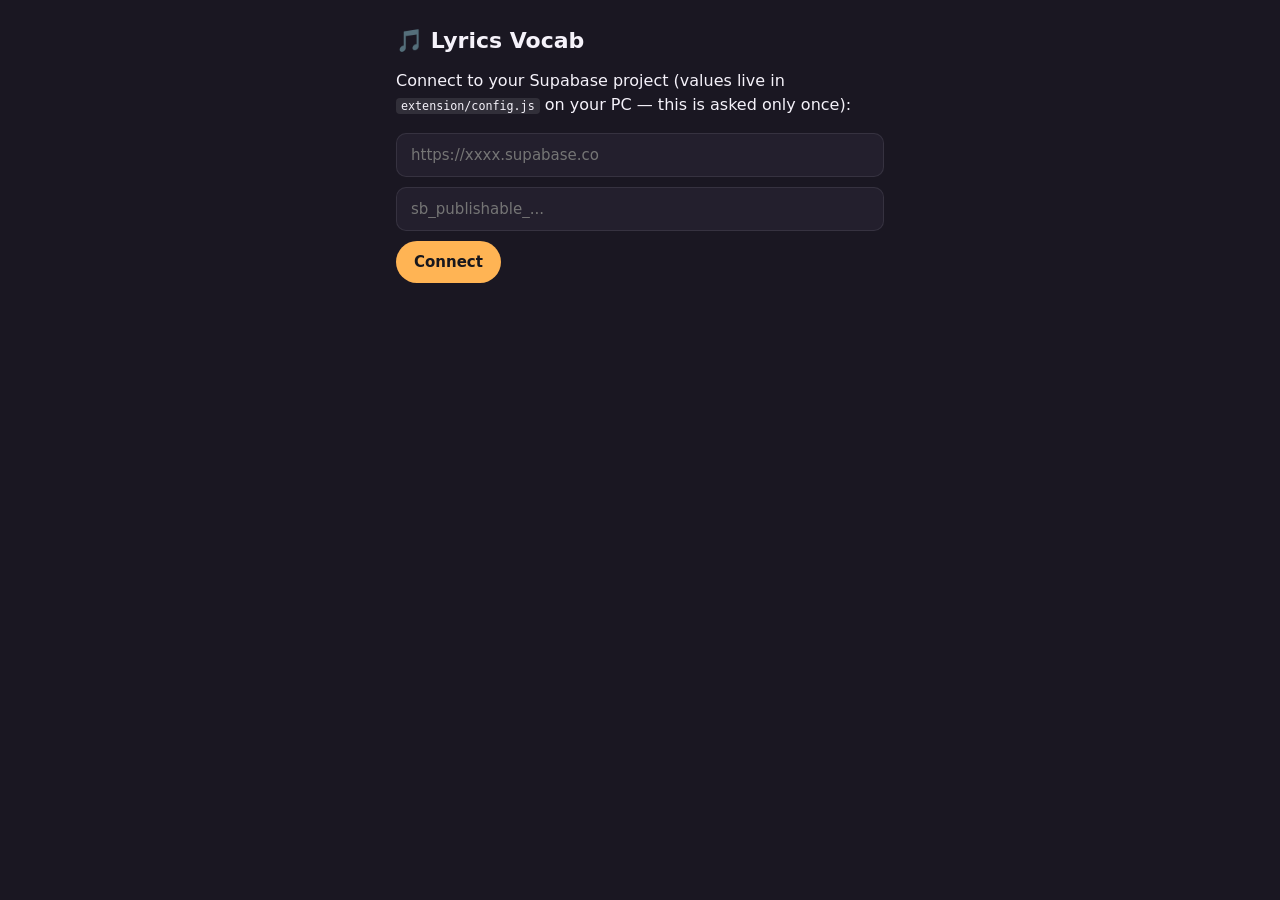
<file: index.html>
<!DOCTYPE html>
<!-- Repo root just forwards to the companion app (GitHub Pages serves the
     whole repo, so the extension modules stay reachable at ../extension/). -->
<html>
<head>
  <meta charset="utf-8" />
  <meta http-equiv="refresh" content="0; url=companion/" />
</head>
<body>
  <a href="companion/">Open the app</a>
</body>
</html>
</file>
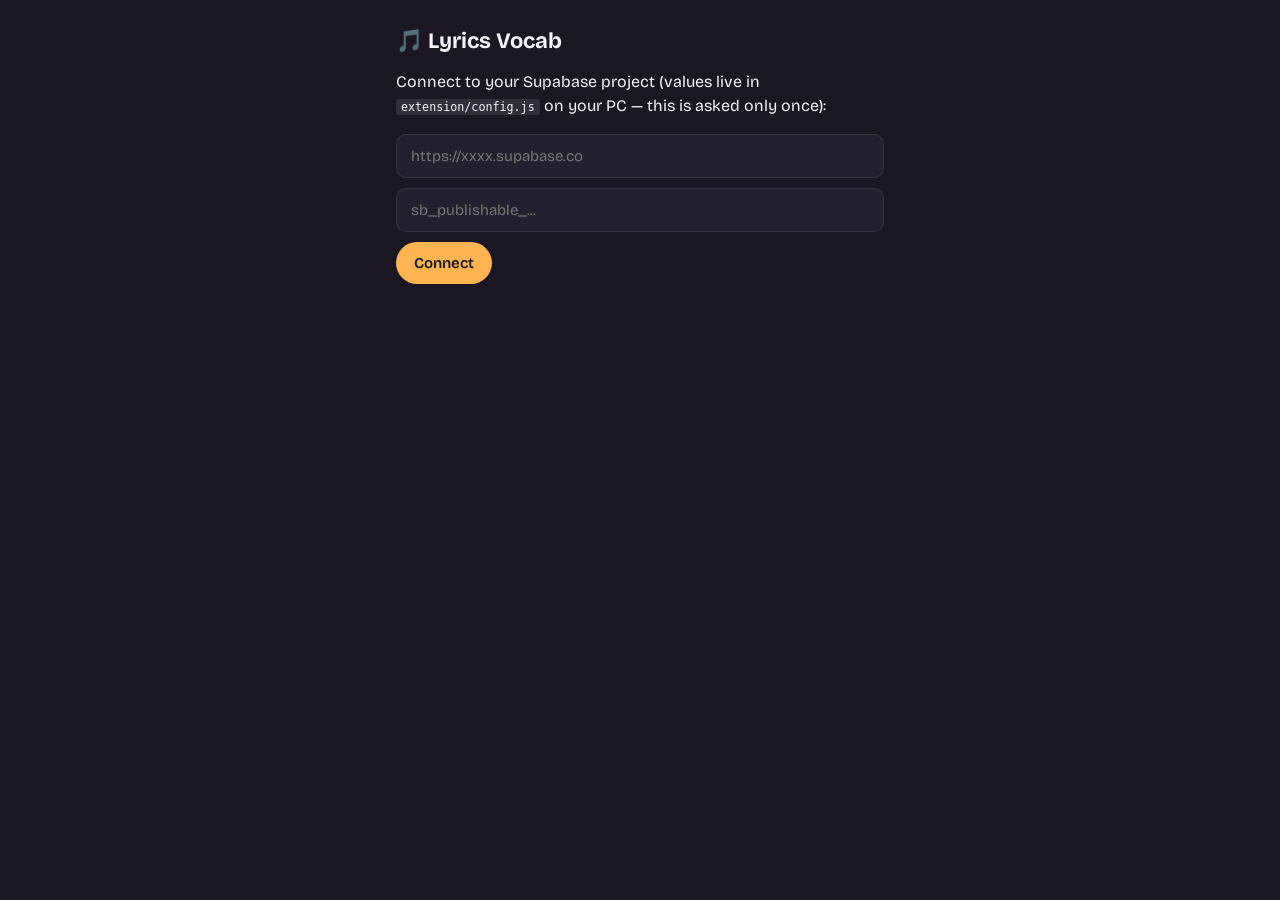
<file: companion/index.html>
<!DOCTYPE html>
<!-- companion/index.html — the phone shell.
     Reuses the extension's provider modules via relative paths (the repo is
     served whole, so ../extension/... resolves on GitHub Pages too). -->
<html lang="en">
<head>
  <meta charset="utf-8" />
  <meta name="viewport" content="width=device-width, initial-scale=1, viewport-fit=cover" />
  <meta name="theme-color" content="#1a1722" />
  <title>Lyrics Vocab</title>
  <link rel="preconnect" href="https://fonts.gstatic.com" crossorigin />
  <link href="https://fonts.googleapis.com/css2?family=Bricolage+Grotesque:opsz,wght@12..96,300..800&family=Literata:ital,wght@1,400;1,500&display=swap" rel="stylesheet" />
  <link rel="stylesheet" href="styles.css" />
</head>
<body>
  <!-- One-time setup: Supabase values are pasted here and kept in
       localStorage. They are never part of the (public) repo. -->
  <section id="setup" class="screen" hidden>
    <h1>🎵 Lyrics Vocab</h1>
    <p>Connect to your Supabase project (values live in <code>extension/config.js</code> on your PC — this is asked only once):</p>
    <input id="setup-url" type="url" placeholder="https://xxxx.supabase.co" autocomplete="off" />
    <input id="setup-key" type="text" placeholder="sb_publishable_..." autocomplete="off" />
    <button id="setup-save" class="primary">Connect</button>
    <p id="setup-status" class="status"></p>
  </section>

  <section id="app" class="screen" hidden>
    <nav>
      <button id="tab-review" class="tab active">Review</button>
      <button id="tab-search" class="tab">Search</button>
    </nav>

    <!-- Flashcards -->
    <div id="review">
      <p id="due-info" class="status"></p>
      <div id="card" hidden>
        <div id="card-word"></div>
        <div id="card-song"></div>
        <div id="card-back" hidden>
          <div id="card-trans"></div>
          <div id="card-meaning"></div>
          <div id="card-line"></div>
        </div>
        <p id="card-hint" class="status">tap the card to reveal</p>
      </div>
      <div id="grade" hidden>
        <button id="grade-no">✗ Didn't know</button>
        <button id="grade-yes" class="primary">✓ Knew it</button>
      </div>
    </div>

    <!-- Manual song search → tappable lyrics -->
    <div id="search" hidden>
      <input id="search-artist" type="text" placeholder="Artist" autocomplete="off" />
      <input id="search-title" type="text" placeholder="Song title" autocomplete="off" />
      <button id="search-go" class="primary">Find lyrics</button>
      <p id="search-status" class="status"></p>
      <div id="search-lyrics"></div>
    </div>
  </section>

  <!-- Tapped-word bottom sheet -->
  <div id="sheet" hidden>
    <div id="sheet-word"></div>
    <div id="sheet-trans"></div>
    <div id="sheet-defs"></div>
    <div class="sheet-row">
      <button id="sheet-save" class="primary">★ Save word</button>
      <button id="sheet-close">Close</button>
    </div>
  </div>

  <script src="../extension/lyricsProvider.js"></script>
  <script src="../extension/meaningProvider.js"></script>
  <script src="../extension/syncProvider.js"></script>
  <script src="app.js"></script>
</body>
</html>
</file>
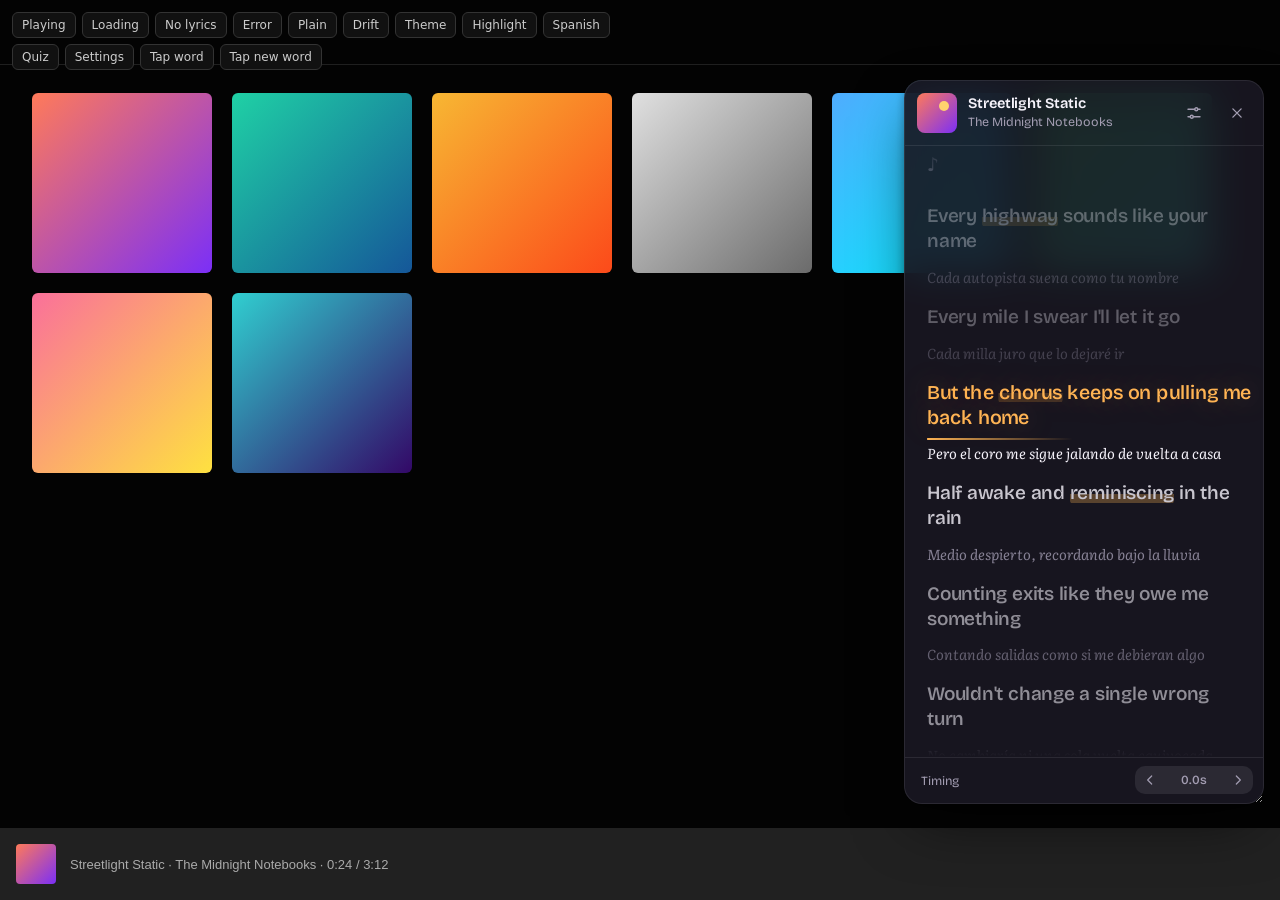
<file: dev/panel-preview.html>
<!DOCTYPE html>
<!-- dev/panel-preview.html — the real panel.css / panel.js / wordPopup.js,
     rendered over a mock YouTube Music page with stub data, so the panel can
     be designed and checked without loading the extension.
     Serve the repo root (python -m http.server) and open /dev/panel-preview.html.
     The lyrics below are placeholder lines written for this page. -->
<html lang="en">
<head>
  <meta charset="utf-8" />
  <meta name="viewport" content="width=device-width, initial-scale=1" />
  <title>Panel preview</title>
  <link rel="stylesheet" href="../extension/panel.css" />
  <style>
    /* panel.css points its fonts at chrome-extension://; outside the
       extension they load from the repo instead */
    @font-face {
      font-family: "LC Bricolage";
      src: url("../extension/fonts/BricolageGrotesque.woff2") format("woff2");
      font-weight: 200 800;
      font-stretch: 75% 100%;
    }
    @font-face {
      font-family: "LC Literata";
      src: url("../extension/fonts/LiterataItalic.woff2") format("woff2");
      font-weight: 300 700;
      font-style: italic;
    }

    /* a stand-in for YT Music: black page, covers, a player bar */
    body {
      margin: 0;
      min-height: 100vh;
      background: #030303;
      font-family: Roboto, Arial, sans-serif;
      color: #fff;
    }
    .mock-top {
      height: 64px;
      border-bottom: 1px solid #1f1f1f;
    }
    .mock-grid {
      display: grid;
      grid-template-columns: repeat(auto-fill, 180px);
      gap: 20px;
      padding: 28px 32px;
    }
    .mock-grid div {
      height: 180px;
      border-radius: 6px;
    }
    .mock-bar {
      position: fixed;
      left: 0;
      right: 0;
      bottom: 0;
      height: 72px;
      background: #212121;
      display: flex;
      align-items: center;
      gap: 14px;
      padding: 0 16px;
      font-size: 13px;
      color: #aaa;
    }
    .mock-bar i {
      width: 40px;
      height: 40px;
      border-radius: 4px;
      background: linear-gradient(135deg, #ff7a59, #7b2ff7);
    }
    #demo {
      position: fixed;
      top: 12px;
      left: 12px;
      z-index: 20000;
      display: flex;
      flex-wrap: wrap;
      gap: 6px;
      max-width: 620px;
    }
    #demo button {
      padding: 5px 9px;
      border: 1px solid #333;
      border-radius: 6px;
      background: #111;
      color: #ccc;
      font: 12px system-ui;
      cursor: pointer;
    }
  </style>
</head>
<body>
  <div class="mock-top"></div>
  <div class="mock-grid">
    <div style="background: linear-gradient(135deg, #ff7a59, #7b2ff7)"></div>
    <div style="background: linear-gradient(135deg, #1fd1a5, #155799)"></div>
    <div style="background: linear-gradient(135deg, #f7b733, #fc4a1a)"></div>
    <div style="background: linear-gradient(135deg, #e0e0e0, #6b6b6b)"></div>
    <div style="background: linear-gradient(135deg, #4facfe, #00f2fe)"></div>
    <div style="background: linear-gradient(135deg, #43e97b, #38f9d7)"></div>
    <div style="background: linear-gradient(135deg, #fa709a, #fee140)"></div>
    <div style="background: linear-gradient(135deg, #30cfd0, #330867)"></div>
  </div>
  <div class="mock-bar"><i></i>Streetlight Static · The Midnight Notebooks · 0:24 / 3:12</div>

  <div id="demo">
    <button data-do="playing">Playing</button>
    <button data-do="loading">Loading</button>
    <button data-do="none">No lyrics</button>
    <button data-do="error">Error</button>
    <button data-do="plain">Plain</button>
    <button data-do="drift">Drift</button>
    <button data-do="theme">Theme</button>
    <button data-do="highlight">Highlight</button>
    <button data-do="spanish">Spanish</button>
    <button data-do="quiz">Quiz</button>
    <button data-do="settings">Settings</button>
    <button data-do="word">Tap word</button>
    <button data-do="newword">Tap new word</button>
  </div>

  <script src="../extension/meaningProvider.js"></script>
  <script>
    // ---- stubs for the modules the panel talks to ----
    const DICT = {
      reminiscing: { phonetic: "/ˌrɛmɪˈnɪsɪŋ/", translation: "recordando", definitions: [{ partOfSpeech: "verb", definition: "Recalling the past in a fond or nostalgic way." }] },
      highway: { phonetic: "/ˈhaɪweɪ/", translation: "autopista", definitions: [{ partOfSpeech: "noun", definition: "A main road, especially one connecting major towns." }] },
      exits: { phonetic: "/ˈɛksɪts/", translation: "salidas", definitions: [{ partOfSpeech: "noun", definition: "Ways out of a place; on a highway, the ramps that leave it." }, { partOfSpeech: "verb", definition: "Goes out of or leaves a place." }] },
    };
    MeaningProvider.lookup = async (raw) => {
      await new Promise((r) => setTimeout(r, 350));
      const word = MeaningProvider.normalize(raw);
      return { word, phonetic: "", definitions: [], translation: null, ...(DICT[word] || {}) };
    };
    const store = [
      { id: "1", word: "reminiscing", songTitle: "Streetlight Static" },
      { id: "2", word: "highway", songTitle: "Streetlight Static" },
      { id: "3", word: "chorus", songTitle: "Paper Planes in June" },
    ];
    const listeners = [];
    const VocabStore = {
      getAll: async () => store.slice(),
      add: async (e) => { store.unshift({ ...e, id: String(Date.now()) }); listeners.forEach((f) => f()); return e; },
      onChange: (f) => listeners.push(f),
    };
  </script>
  <script src="../extension/panel.js"></script>
  <script src="../extension/wordPopup.js"></script>
  <script>
    const LYRICS = [
      ["Streetlights hum a song I almost know", "Las farolas tararean una canción que casi conozco"],
      ["Neon spilling over every window", "Neón derramándose sobre cada ventana"],
      ["I keep the radio low so I can think", "Mantengo la radio baja para poder pensar"],
      ["", ""],
      ["Every highway sounds like your name", "Cada autopista suena como tu nombre"],
      ["Every mile I swear I'll let it go", "Cada milla juro que lo dejaré ir"],
      ["But the chorus keeps on pulling me back home", "Pero el coro me sigue jalando de vuelta a casa"],
      ["Half awake and reminiscing in the rain", "Medio despierto, recordando bajo la lluvia"],
      ["Counting exits like they owe me something", "Contando salidas como si me debieran algo"],
      ["Wouldn't change a single wrong turn", "No cambiaría ni una sola vuelta equivocada"],
      ["'Cause I'm still learning how the words go", "Porque sigo aprendiendo cómo va la letra"],
      ["", ""],
      ["Every highway sounds like your name", "Cada autopista suena como tu nombre"],
      ["Every mile I swear I'll let it go", "Cada milla juro que lo dejaré ir"],
      ["Turn it up, turn it up, let it go", "Súbele, súbele, déjalo ir"],
    ];
    const lines = LYRICS.map(([text], i) => ({ time: i * 4, text }));
    const art = "data:image/svg+xml," + encodeURIComponent(
      '<svg xmlns="http://www.w3.org/2000/svg" viewBox="0 0 40 40"><defs><linearGradient id="g" x1="0" y1="0" x2="1" y2="1"><stop offset="0" stop-color="#ff7a59"/><stop offset="1" stop-color="#7b2ff7"/></linearGradient></defs><rect width="40" height="40" fill="url(#g)"/><circle cx="27" cy="13" r="5" fill="#ffd36e"/></svg>'
    );

    let settings = {
      theme: "dark", accent: "#FFB454", opacity: 0.92, font: "grotesk", size: "m",
      spacing: "cozy", align: "left", highlight: "glow", showTranslations: true,
      blurUpcoming: false, panel: null,
    };
    const apply = (patch) => { settings = { ...settings, ...patch }; Panel.applySettings(settings); };
    Panel.onSettingsChange(apply);
    Panel.onWordClick(({ word, line, rect }) =>
      WordPopup.show({ word, line, rect, songTitle: "Streetlight Static", artist: "The Midnight Notebooks" })
    );
    WordPopup.onOpenChange((open) => Panel.setScrollPaused(open));
    Panel.onSyncNudge(() => {});
    Panel.onRetry(() => demo.playing());
    VocabStore.onChange(async () => Panel.setSavedWords(new Set((await VocabStore.getAll()).map((e) => e.word))));

    const demo = {
      playing() {
        Panel.setTrack({ title: "Streetlight Static", artist: "The Midnight Notebooks", art });
        Panel.showSynced(lines, "Streetlight Static — The Midnight Notebooks");
        Panel.setTranslations(LYRICS.map(([, es]) => es));
        Panel.setSyncState(0, "", 0);
        Panel.setActiveLine(6);
        Panel.setActiveProgress(0.45);
      },
      loading() { Panel.showLoading(); },
      none() {
        Panel.showNotice({ title: "No lyrics for this song yet", detail: "LRCLIB, the free lyrics library this panel reads from, doesn't have it. If this is a music video, the song version is more likely to be listed." });
      },
      error() {
        Panel.showNotice({ title: "Lyrics didn't load", detail: "LRCLIB get failed (HTTP 503). Check your connection, then try again.", retry: true });
      },
      plain() { Panel.showPlain(LYRICS.map(([t]) => t).join("\n"), "Streetlight Static — The Midnight Notebooks"); },
      drift() {
        demo.playing();
        Panel.setSyncState(0, "This version is 31s longer than the lyrics on file — usually a music video or extended mix with an intro.", 31);
      },
      theme() { apply({ theme: settings.theme === "dark" ? "light" : "dark" }); },
      highlight() {
        const order = ["glow", "spotlight", "classic"];
        apply({ highlight: order[(order.indexOf(settings.highlight) + 1) % 3] });
      },
      spanish() { apply({ showTranslations: !settings.showTranslations }); },
      quiz() { apply({ blurUpcoming: !settings.blurUpcoming }); },
      settings() { document.getElementById("lc-gear").click(); },
      tap(word) {
        const span = [...document.querySelectorAll(".lc-word")].find((s) => s.textContent.toLowerCase() === word);
        span && span.click();
      },
      word() { demo.tap("reminiscing"); },
      newword() { demo.tap("exits"); },
    };
    document.getElementById("demo").addEventListener("click", (e) => {
      const what = e.target.dataset.do;
      if (what) demo[what]();
    });

    Panel.applySettings(settings);
    VocabStore.getAll().then((all) => Panel.setSavedWords(new Set(all.map((e) => e.word))));
    demo.playing();
  </script>
</body>
</html>
</file>
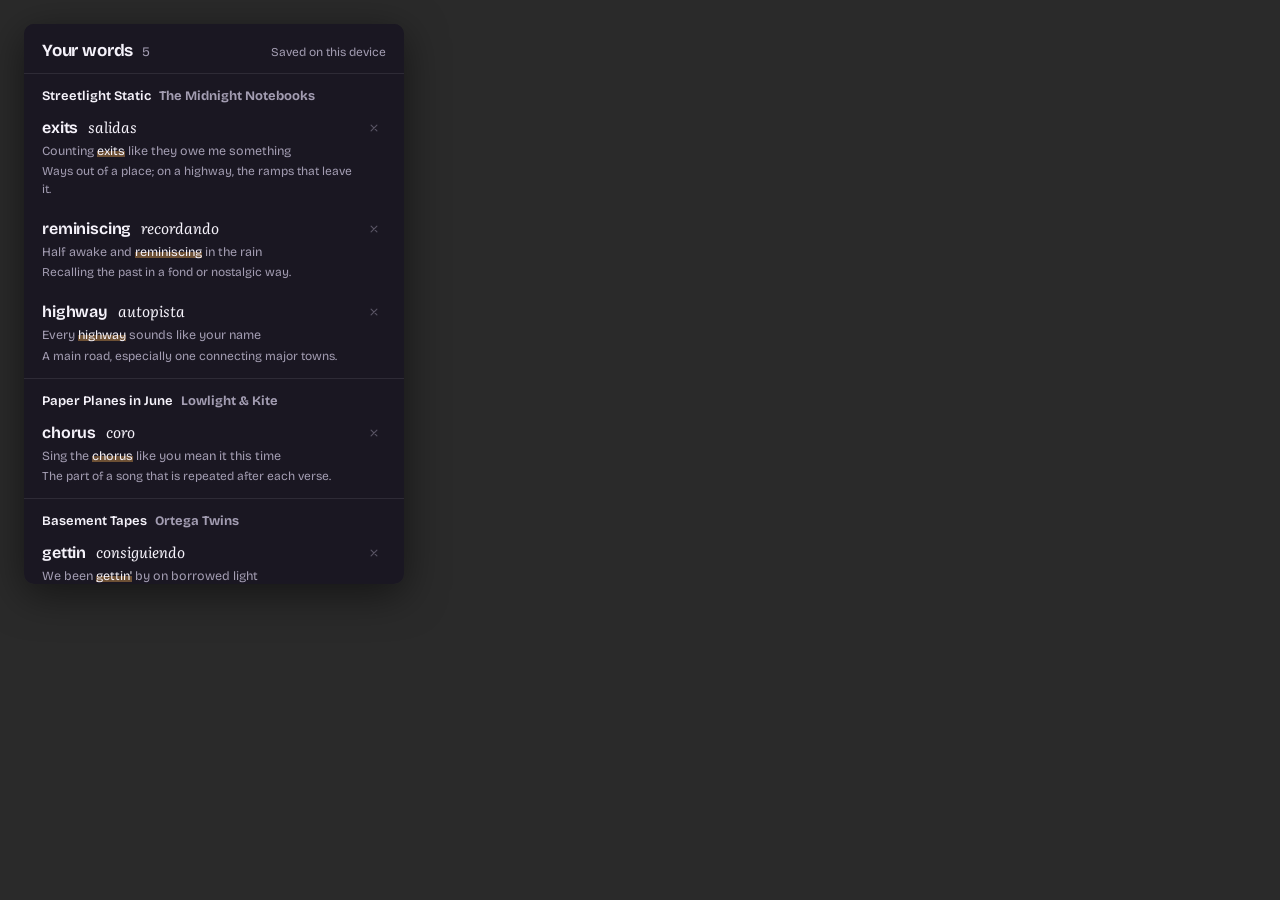
<file: dev/vocab-preview.html>
<!DOCTYPE html>
<!-- dev/vocab-preview.html — the real extension/vocab.html in an iframe, with
     chrome.storage stubbed by sample data and the sync config left out (so
     nothing reaches Supabase). Add ?theme=light to see the light theme.
     Songs, lines and words below are placeholders written for this page. -->
<html lang="en">
<head>
  <meta charset="utf-8" />
  <title>Your words preview</title>
  <style>
    body { margin: 0; padding: 24px; background: #2a2a2a; }
    iframe { width: 380px; height: 560px; border: 0; border-radius: 10px; box-shadow: 0 10px 40px rgba(0, 0, 0, 0.5); }
  </style>
</head>
<body>
  <iframe id="frame" title="Your words"></iframe>
  <script>
    const theme = new URLSearchParams(location.search).get("theme") || "dark";
    const DATA = {
      settings: { theme, accent: "#FFB454" },
      vocab: [
        { id: "5", word: "exits", translation: "salidas", meaning: "Ways out of a place; on a highway, the ramps that leave it.", songTitle: "Streetlight Static", artist: "The Midnight Notebooks", lyricLine: "Counting exits like they owe me something" },
        { id: "4", word: "reminiscing", translation: "recordando", meaning: "Recalling the past in a fond or nostalgic way.", songTitle: "Streetlight Static", artist: "The Midnight Notebooks", lyricLine: "Half awake and reminiscing in the rain" },
        { id: "3", word: "highway", translation: "autopista", meaning: "A main road, especially one connecting major towns.", songTitle: "Streetlight Static", artist: "The Midnight Notebooks", lyricLine: "Every highway sounds like your name" },
        { id: "2", word: "chorus", translation: "coro", meaning: "The part of a song that is repeated after each verse.", songTitle: "Paper Planes in June", artist: "Lowlight & Kite", lyricLine: "Sing the chorus like you mean it this time" },
        { id: "1", word: "gettin", translation: "consiguiendo", meaning: "Obtaining; acquiring.", songTitle: "Basement Tapes", artist: "Ortega Twins", lyricLine: "We been gettin' by on borrowed light" },
      ],
    };
    const stub = `<script>
      const DATA = ${JSON.stringify(DATA)};
      window.chrome = { storage: {
        local: {
          get: async (k) => ({ [k]: DATA[k] }),
          set: async (o) => { Object.assign(DATA, o); },
        },
        onChanged: { addListener() {} },
      } };
    <\/script>`;
    fetch("../extension/vocab.html", { cache: "no-store" }) // always the file as it is now
      .then((r) => r.text())
      .then((html) => {
        html = html
          .replace('<script src="config.js"><\/script>', "")
          .replace("<head>", `<head><base href="${new URL("../extension/", location.href)}">${stub}`);
        document.getElementById("frame").srcdoc = html;
      });
  </script>
</body>
</html>
</file>
<file: companion/styles.css>
/* styles.css — phone-first, matching the extension's design tokens:
   Night aubergine, Ink, Haze, the amber accent for things that are yours,
   Bricolage Grotesque for English and Literata italic for anything Spanish. */

:root {
  --bg: #1a1722;
  --surface: #231f2d;
  --text: #f5f2fa;
  --dim: #a39db2;
  --line: rgba(245, 242, 250, 0.09);
  --accent: #ffb454;
  --es: "Literata", Georgia, serif;
}

* { box-sizing: border-box; }

body {
  margin: 0;
  background: var(--bg);
  color: var(--text);
  font-family: "Bricolage Grotesque", "Segoe UI", system-ui, sans-serif;
  -webkit-tap-highlight-color: transparent;
}

.screen { padding: 20px 16px calc(20px + env(safe-area-inset-bottom)); max-width: 520px; margin: 0 auto; }

h1 { font-size: 22px; margin: 8px 0 12px; }
p { line-height: 1.5; }
code { background: rgba(255,255,255,0.1); padding: 1px 5px; border-radius: 4px; font-size: 0.9em; }

input {
  display: block;
  width: 100%;
  margin: 10px 0;
  padding: 12px 14px;
  border: 1px solid var(--line);
  border-radius: 10px;
  background: var(--surface);
  color: var(--text);
  font-size: 15px;
  font-family: inherit;
}
input:focus { outline: none; border-color: var(--accent); }

button {
  all: unset;
  padding: 12px 18px;
  border-radius: 999px;
  background: var(--line);
  color: var(--text);
  font-size: 15px;
  font-weight: 600;
  font-family: inherit;
  text-align: center;
  cursor: pointer;
}
button.primary { background: var(--accent); color: #17171d; }
button:active { opacity: 0.75; }

.status { color: var(--dim); font-size: 13.5px; }

/* tabs */
nav { display: flex; gap: 8px; margin-bottom: 18px; }
.tab { flex: 1; background: var(--line); }
.tab.active { background: var(--accent); color: #17171d; }

/* flashcard */
#card {
  margin-top: 14px;
  padding: 28px 20px;
  border-radius: 18px;
  background: var(--surface);
  border: 1px solid var(--line);
  text-align: center;
  cursor: pointer;
}
#card-word { font-size: 32px; font-weight: 700; letter-spacing: -0.01em; }
#card-song { margin-top: 6px; font-size: 12.5px; color: var(--dim); }
#card-back { margin-top: 18px; border-top: 1px solid var(--line); padding-top: 16px; }
#card-trans { font-family: var(--es); font-style: italic; font-size: 24px; }
#card-meaning { margin-top: 10px; font-size: 14px; color: var(--text); opacity: 0.8; line-height: 1.45; }
#card-line { margin-top: 12px; font-size: 13px; color: var(--dim); } /* English: never italic — italic serif means Spanish */
#card-hint { margin-top: 14px; }

#grade { display: flex; gap: 10px; margin-top: 16px; }
#grade button { flex: 1; }
#grade-no { background: rgba(255, 110, 110, 0.16); color: #ff9d9d; }

/* search + lyrics */
#search-lyrics { margin-top: 16px; padding-bottom: 40px; }
.lyr-line { margin: 0 0 13px; font-size: 16px; line-height: 1.55; color: var(--text); opacity: 0.9; }
.lyr-word { cursor: pointer; border-radius: 3px; }
.lyr-word:active, .lyr-word:hover { background: rgba(255, 180, 84, 0.25); }

/* bottom sheet for tapped words */
#sheet {
  position: fixed;
  left: 0; right: 0; bottom: 0;
  z-index: 100;
  padding: 18px 20px calc(18px + env(safe-area-inset-bottom));
  background: var(--surface);
  border-top: 1px solid var(--line);
  border-radius: 18px 18px 0 0;
  box-shadow: 0 -10px 30px rgba(0, 0, 0, 0.6);
  max-height: 60vh;
  overflow-y: auto;
}
#sheet-word { font-size: 20px; font-weight: 700; text-transform: lowercase; }
#sheet-trans { margin-top: 4px; font-family: var(--es); font-style: italic; font-size: 19px; }
#sheet-defs { margin-top: 8px; font-size: 13.5px; color: var(--text); opacity: 0.8; line-height: 1.45; }
.sheet-row { display: flex; gap: 10px; margin-top: 14px; }
.sheet-row button { flex: 1; }
</file>
<file: extension/panel.css>
/* panel.css — injected via manifest.json into music.youtube.com.
   Everything is prefixed lc- (Lyrics Companion) so it never collides with
   YouTube's styles. Colors and type flow through --lc-* variables that
   panel.js sets on <body> from the user's settings.

   Design rules, in short:
   - The lyrics are the hero; chrome stays quiet around them.
   - The accent means "yours": saved words, primary actions, your highlight.
   - Anything in Spanish is set in Literata italic — your language, marked
     the way a bilingual edition marks its translation.
   - Saved words wear a highlighter mark in every song: the signature. */

@font-face {
  font-family: "LC Bricolage";
  src: url("chrome-extension://__MSG_@@extension_id__/fonts/BricolageGrotesque.woff2") format("woff2");
  font-weight: 200 800;
  font-stretch: 75% 100%;
  font-display: swap;
}

@font-face {
  font-family: "LC Literata";
  src: url("chrome-extension://__MSG_@@extension_id__/fonts/LiterataItalic.woff2") format("woff2");
  font-weight: 300 700;
  font-style: italic;
  font-display: swap;
}

/* ---- shared ---- */

#lc-panel,
#lc-panel *,
#lc-settings,
#lc-settings *,
#lc-popup,
#lc-popup *,
#lc-toggle {
  box-sizing: border-box;
}

/* Every button we draw starts from nothing, so YouTube's own button styles
   can't leak in. Variants below come later and add back what they need. */
.lc-btn {
  all: unset;
  box-sizing: border-box;
  cursor: pointer;
  font: inherit;
  color: inherit;
  -webkit-tap-highlight-color: transparent;
}
.lc-btn:focus-visible,
.lc-switch:focus-visible,
.lc-range:focus-visible {
  outline: 2px solid var(--lc-accent);
  outline-offset: 2px;
}
.lc-btn[disabled] {
  cursor: default;
}

.lc-svg {
  fill: none;
  stroke: currentColor;
  stroke-width: 1.8;
  stroke-linecap: round;
  stroke-linejoin: round;
}

/* 32px square icon button: header actions, popover close */
.lc-icon {
  display: grid;
  place-items: center;
  width: 32px;
  height: 32px;
  flex: none;
  border-radius: 9px;
  color: var(--lc-haze);
  transition: background-color 0.15s ease, color 0.15s ease;
}
.lc-icon svg {
  width: 18px;
  height: 18px;
}
.lc-icon:hover,
.lc-icon[aria-expanded="true"] {
  color: var(--lc-ink);
  background-color: var(--lc-rule);
}

/* the one filled button: an action on something of yours */
.lc-primary {
  display: inline-flex;
  align-items: center;
  gap: 7px;
  padding: 8px 14px;
  border-radius: 10px;
  background: var(--lc-accent);
  color: var(--lc-on-accent);
  font-size: 13.5px;
  font-weight: 650;
  line-height: 1;
  transition: filter 0.15s ease;
}
.lc-primary svg {
  width: 16px;
  height: 16px;
}
.lc-primary:hover {
  filter: brightness(1.08);
}
.lc-primary[disabled] {
  opacity: 0.6;
}

/* outlined secondary button: reset, try again */
.lc-quiet {
  display: inline-flex;
  align-items: center;
  gap: 6px;
  padding: 7px 12px;
  border-radius: 9px;
  border: 1px solid var(--lc-rule-strong);
  color: var(--lc-ink);
  font-size: 13px;
  font-weight: 550;
  line-height: 1;
  transition: background-color 0.15s ease;
}
.lc-quiet svg {
  width: 15px;
  height: 15px;
}
.lc-quiet:hover {
  background-color: var(--lc-rule);
}

/* ---- panel frame ---- */

#lc-panel {
  position: fixed;
  top: 80px;    /* below YT Music's 64px top bar (until the user moves it) */
  right: 16px;
  bottom: 96px; /* above the 72px player bar */
  width: 360px;
  min-width: 280px;
  min-height: 240px;
  max-width: 680px;
  resize: both; /* native resize handle, bottom-right corner */
  z-index: 9999;
  display: flex;
  flex-direction: column;
  background: var(--lc-bg);
  border: 1px solid var(--lc-rule);
  border-radius: 18px;
  box-shadow: var(--lc-shadow);
  font-family: var(--lc-ui);
  color: var(--lc-ink);
  overflow: hidden;
  -webkit-font-smoothing: antialiased;
  /* nothing inside the panel can change the layout of YouTube's page */
  contain: layout paint style;
}

/* Frosted glass only when you can see through the panel at all: at 100%
   opacity there is nothing to blur, so skip its per-frame GPU cost. Below
   that, even at 92% the blur matters — without it, sharp page edges show
   faintly through the panel. */
#lc-panel.lc-glass,
#lc-toggle.lc-glass {
  backdrop-filter: blur(20px) saturate(1.2);
  -webkit-backdrop-filter: blur(20px) saturate(1.2);
}

/* header: the song, plus two actions. Doubles as the drag handle. */
#lc-header {
  display: flex;
  align-items: center;
  gap: 11px;
  flex: none;
  padding: 12px 10px 12px 12px;
  border-bottom: 1px solid var(--lc-rule);
  cursor: grab;
  user-select: none;
  touch-action: none;
}
#lc-header:active {
  cursor: grabbing;
}

#lc-art {
  width: 40px;
  height: 40px;
  flex: none;
  border-radius: 8px;
  object-fit: cover;
  background: var(--lc-rule);
  -webkit-user-drag: none;
}
#lc-art[hidden] {
  display: none;
}

#lc-track {
  flex: 1;
  min-width: 0;
}

#lc-title,
#lc-artist {
  white-space: nowrap;
  overflow: hidden;
  text-overflow: ellipsis;
}

#lc-title {
  font-size: 14.5px;
  font-weight: 640;
  line-height: 1.25;
  letter-spacing: -0.005em;
}

#lc-artist {
  margin-top: 1px;
  font-size: 12.5px;
  line-height: 1.3;
  color: var(--lc-haze);
}

/* ---- lyrics ---- */

#lc-lines {
  position: relative; /* makes each line's offsetTop relative to this box */
  flex: 1;
  overflow-y: auto;
  padding: 22px 22px 0;
  scrollbar-width: thin;
  scrollbar-color: var(--lc-rule-strong) transparent;
  /* lines dissolve into the header and footer instead of being sliced */
  -webkit-mask-image: linear-gradient(to bottom, transparent 0, #000 22px, #000 calc(100% - 30px), transparent 100%);
  mask-image: linear-gradient(to bottom, transparent 0, #000 22px, #000 calc(100% - 30px), transparent 100%);
}
/* room under the last line, so the closing lines can reach the middle */
#lc-lines::after {
  content: "";
  display: block;
  height: 40%;
}

/* Where you are in the song, by brightness alone: lines already sung recede
   furthest, the next line stays readable so you can see it coming, and the
   current one leads. Before the first line lands, everything waits at the
   "upcoming" level. Opacity only — nothing reflows, nothing jitters. */
.lc-line {
  margin: 0 0 var(--lc-gap);
  opacity: 0.55;
  transition: opacity 0.3s ease, filter 0.3s ease;
}
.lc-playing .lc-line:not(.active):not(.active ~ .lc-line) {
  opacity: 0.32;
}
.lc-line.active + .lc-line {
  opacity: 0.8;
}
.lc-line.active {
  opacity: 1;
}

.lc-main {
  margin: 0;
  font-family: var(--lc-font);
  font-size: var(--lc-size);
  font-weight: 560;
  line-height: 1.3;
  letter-spacing: -0.012em;
  text-align: var(--lc-align);
  color: var(--lc-ink);
  transform-origin: var(--lc-origin);
  transition: color 0.3s ease, transform 0.3s cubic-bezier(0.2, 0.7, 0.2, 1), text-shadow 0.3s ease;
}

/* progress hairline: fills under the current line as it is sung.
   It grows with transform: scaleX (0..1 from --lc-progress) rather than
   width, so the ~10 updates a second are composited — no layout, no repaint
   of the lyrics around it. Centered text grows it from the middle. */
.lc-main::after {
  content: "";
  display: block;
  height: 2px;
  margin: 7px 0 0;
  border-radius: 2px;
  background: linear-gradient(90deg, var(--lc-accent), transparent);
  transform: scaleX(0);
  transform-origin: var(--lc-origin);
  transition: transform 0.12s linear;
}
.lc-line.active .lc-main::after {
  transform: scaleX(var(--lc-progress, 0));
}

/* empty LRC lines: an instrumental breath */
.lc-breath {
  color: var(--lc-haze);
  letter-spacing: 0.3em;
}

/* the Spanish translation track */
.lc-sub {
  display: none;
  margin-top: 4px;
  font-family: var(--lc-es);
  font-style: italic;
  font-weight: 400;
  font-size: calc(var(--lc-size) * 0.76);
  line-height: 1.4;
  text-align: var(--lc-align);
  color: var(--lc-haze);
  transition: color 0.3s ease;
}
.lc-subs .lc-sub:not(:empty) {
  display: block;
}
.lc-line.active .lc-sub {
  color: var(--lc-ink);
}

/* current line, three ways (Settings → Current line) */
.hl-glow .lc-line.active .lc-main {
  color: var(--lc-accent);
  text-shadow: 0 0 28px var(--lc-accent-soft);
  transform: scale(1.035);
}

.hl-spotlight .lc-line:not(.active) .lc-main {
  color: var(--lc-haze);
}
.hl-spotlight .lc-line.active .lc-main {
  transform: scale(1.035);
}

.hl-classic .lc-main::after {
  display: none; /* simple = no moving parts */
}

/* quiz mode: lines stay blurred until they are sung */
.lc-selftest #lc-lines:not(.lc-playing) .lc-line,
.lc-selftest .lc-line.active ~ .lc-line {
  filter: blur(7px);
}

/* tappable words */
.lc-word {
  cursor: pointer;
  border-radius: 4px;
  transition: background-color 0.15s ease;
}
.lc-word:hover {
  background-color: var(--lc-rule-strong);
}

/* THE SIGNATURE: a highlighter stroke under every word you have saved, in
   every song. Saving one sweeps the stroke in left to right, the way you'd
   mark a word on a printed lyric sheet. */
.lc-saved {
  background-image: linear-gradient(
    transparent 56%,
    var(--lc-mark) 56%,
    var(--lc-mark) 94%,
    transparent 94%
  );
  background-repeat: no-repeat;
  background-size: 100% 100%;
}
.lc-line.active .lc-saved {
  --lc-mark: var(--lc-mark-faint); /* keep accent-on-accent readable in Glow */
}
.lc-sweep {
  animation: lc-sweep 0.6s cubic-bezier(0.3, 0.7, 0.2, 1) both;
}
@keyframes lc-sweep {
  from {
    background-size: 0% 100%;
  }
  to {
    background-size: 100% 100%;
  }
}

/* ---- loading, empty and error states ---- */

.lc-skeleton i {
  display: block;
  height: calc(var(--lc-size) * 0.85);
  margin: 0 0 calc(var(--lc-gap) + 9px);
  border-radius: 6px;
  background: var(--lc-rule);
  animation: lc-pulse 1.4s ease-in-out infinite;
}
.lc-skeleton i:nth-child(1) { width: 74%; }
.lc-skeleton i:nth-child(2) { width: 90%; animation-delay: 0.1s; }
.lc-skeleton i:nth-child(3) { width: 58%; animation-delay: 0.2s; }
.lc-skeleton i:nth-child(4) { width: 82%; animation-delay: 0.3s; }
.lc-skeleton i:nth-child(5) { width: 66%; animation-delay: 0.4s; }
@keyframes lc-pulse {
  50% {
    opacity: 0.4;
  }
}

.lc-notice {
  max-width: 32ch;
  padding-top: 6px;
}
.lc-notice-title {
  margin: 0;
  font-size: 17px;
  font-weight: 640;
  line-height: 1.3;
  letter-spacing: -0.01em;
}
.lc-notice-detail {
  margin: 6px 0 0;
  font-size: 13.5px;
  line-height: 1.5;
  color: var(--lc-haze);
}
.lc-notice .lc-quiet {
  margin-top: 16px;
}

.lc-plain-note {
  margin: 0 0 18px;
  padding-bottom: 12px;
  border-bottom: 1px solid var(--lc-rule);
  font-size: 12.5px;
  line-height: 1.45;
  color: var(--lc-haze);
}

/* ---- footer: timing ---- */

#lc-foot {
  flex: none;
  padding: 8px 10px 9px 16px;
  border-top: 1px solid var(--lc-rule);
}
#lc-foot[hidden] {
  display: none;
}

#lc-drift {
  display: flex;
  flex-direction: column;
  align-items: flex-start;
  gap: 9px;
  padding: 4px 0 11px;
}
#lc-drift[hidden] {
  display: none;
}
#lc-drift-text {
  margin: 0;
  font-size: 12.5px;
  line-height: 1.45;
  color: var(--lc-haze);
}
#lc-align[hidden] {
  display: none;
}

#lc-timing {
  display: flex;
  align-items: center;
  justify-content: space-between;
  gap: 10px;
}
#lc-timing-label {
  font-size: 12.5px;
  color: var(--lc-haze);
}

.lc-stepper {
  display: flex;
  align-items: center;
  border-radius: 10px;
  background: var(--lc-rule);
}
.lc-step {
  display: grid;
  place-items: center;
  width: 30px;
  height: 28px;
  border-radius: 9px;
  color: var(--lc-haze);
}
.lc-step svg {
  width: 16px;
  height: 16px;
}
.lc-step:hover {
  color: var(--lc-ink);
}
#lc-offset {
  min-width: 58px;
  height: 28px;
  padding: 0 4px;
  text-align: center;
  font-size: 12.5px;
  font-weight: 550;
  line-height: 28px;
  font-variant-numeric: tabular-nums;
  color: var(--lc-haze);
  cursor: default;
}
#lc-offset.lc-shifted {
  color: var(--lc-accent);
  cursor: pointer;
}

/* ---- collapsed: a pill that brings the panel back ---- */

#lc-toggle {
  position: fixed;
  right: 16px;
  bottom: 96px;
  z-index: 9999;
  display: flex;
  align-items: center;
  gap: 8px;
  height: 40px;
  padding: 0 16px 0 13px;
  border-radius: 999px;
  border: 1px solid var(--lc-rule);
  background: var(--lc-bg);
  box-shadow: var(--lc-shadow);
  color: var(--lc-ink);
  font-family: var(--lc-ui);
  font-size: 13.5px;
  font-weight: 600;
}
#lc-toggle svg {
  width: 17px;
  height: 17px;
}
#lc-toggle:hover {
  border-color: var(--lc-rule-strong);
}

/* ---- popovers: settings and the word card sit BESIDE the panel ---- */

#lc-settings,
#lc-popup {
  position: fixed;
  border: 1px solid var(--lc-rule);
  background: var(--lc-raised);
  box-shadow: var(--lc-shadow);
  font-family: var(--lc-ui);
  color: var(--lc-ink);
  -webkit-font-smoothing: antialiased;
  animation: lc-appear 0.16s ease-out;
}
#lc-settings[hidden],
#lc-popup[hidden] {
  display: none;
}
@keyframes lc-appear {
  from {
    opacity: 0;
    transform: translateY(4px) scale(0.985);
  }
}

/* ---- settings ---- */

#lc-settings {
  z-index: 10000;
  width: 324px;
  max-height: calc(100vh - 16px);
  overflow-y: auto;
  padding: 10px 16px 18px;
  border-radius: 16px;
  scrollbar-width: thin;
  scrollbar-color: var(--lc-rule-strong) transparent;
}

.lc-set-top {
  display: flex;
  align-items: center;
  justify-content: space-between;
  margin-right: -8px;
}
.lc-set-title {
  margin: 0;
  font-size: 15.5px;
  font-weight: 660;
  letter-spacing: -0.01em;
}

.lc-set-h {
  margin: 18px 0 6px;
  font-size: 12.5px;
  font-weight: 600;
  color: var(--lc-haze);
}

.lc-set-row {
  display: flex;
  align-items: center;
  justify-content: space-between;
  gap: 12px;
  min-height: 38px;
}
.lc-set-label {
  font-size: 13.5px;
  line-height: 1.3;
}
.lc-set-desc {
  display: block;
  margin-top: 2px;
  font-size: 12px;
  color: var(--lc-haze);
}
.lc-set-value {
  min-width: 34px;
  text-align: right;
  font-size: 12.5px;
  color: var(--lc-haze);
  font-variant-numeric: tabular-nums;
}

/* segmented control */
.lc-seg {
  display: inline-flex;
  flex: none;
  gap: 2px;
  padding: 3px;
  border-radius: 10px;
  background: var(--lc-rule);
}
.lc-seg-btn {
  padding: 5px 9px;
  border-radius: 7px;
  font-size: 12.5px;
  font-weight: 550;
  line-height: 1.2;
  color: var(--lc-haze);
  transition: background-color 0.15s ease, color 0.15s ease;
}
.lc-seg-btn:hover {
  color: var(--lc-ink);
}
.lc-seg-btn.on {
  background: var(--lc-chip);
  color: var(--lc-ink);
  box-shadow: 0 1px 2px rgba(0, 0, 0, 0.22);
}

/* accent swatches + the free color picker */
.lc-swatches {
  display: flex;
  align-items: center;
  gap: 8px;
}
.lc-swatch {
  width: 22px;
  height: 22px;
  border-radius: 50%;
  box-shadow: inset 0 0 0 1px rgba(0, 0, 0, 0.18);
}
.lc-swatch.on,
.lc-custom.on {
  box-shadow: 0 0 0 2px var(--lc-raised), 0 0 0 4px var(--lc-ink);
}
.lc-custom {
  display: grid;
  place-items: center;
  width: 22px;
  height: 22px;
  padding: 2px;
  border-radius: 50%;
  background: conic-gradient(#ff5c5c, #ffb454, #a6f750, #4dd8ff, #b794ff, #ff6ec7, #ff5c5c);
  cursor: pointer;
}
.lc-custom input {
  -webkit-appearance: none;
  appearance: none;
  width: 16px;
  height: 16px;
  padding: 0;
  border: 2px solid var(--lc-raised);
  border-radius: 50%;
  background: none;
  cursor: pointer;
}
.lc-custom input::-webkit-color-swatch-wrapper {
  padding: 0;
}
.lc-custom input::-webkit-color-swatch {
  border: none;
  border-radius: 50%;
}

/* switch */
.lc-switch {
  -webkit-appearance: none;
  appearance: none;
  position: relative;
  flex: none;
  width: 36px;
  height: 22px;
  margin: 0;
  border-radius: 999px;
  background: var(--lc-rule-strong);
  cursor: pointer;
  transition: background-color 0.2s ease;
}
.lc-switch::after {
  content: "";
  position: absolute;
  top: 3px;
  left: 3px;
  width: 16px;
  height: 16px;
  border-radius: 50%;
  background: #fff;
  box-shadow: 0 1px 2px rgba(0, 0, 0, 0.3);
  transition: transform 0.2s ease;
}
.lc-switch:checked {
  background: var(--lc-accent);
}
.lc-switch:checked::after {
  transform: translateX(14px);
}

.lc-range {
  width: 112px;
  margin: 0;
  accent-color: var(--lc-accent);
  cursor: pointer;
}

.lc-set-hint {
  margin: 4px 0 0;
  font-size: 12px;
  line-height: 1.5;
  color: var(--lc-haze);
}

/* ---- word card ---- */

#lc-popup {
  z-index: 10001;
  width: 300px;
  padding: 16px 18px 14px;
  border-radius: 14px;
}

.lc-pop-head {
  display: flex;
  flex-wrap: wrap;
  align-items: baseline;
  column-gap: 10px;
}
.lc-pop-word {
  font-size: 22px;
  font-weight: 700;
  line-height: 1.15;
  letter-spacing: -0.015em;
}
.lc-pop-phon {
  font-size: 13px;
  color: var(--lc-haze);
}
.lc-pop-trans {
  margin-top: 6px;
  font-family: var(--lc-es);
  font-style: italic;
  font-size: 20px;
  line-height: 1.25;
}
.lc-pop-sense {
  margin-top: 12px;
}
/* part of speech is English, so it stays in the grotesk: italic serif is
   reserved for Spanish */
.lc-pop-pos {
  font-size: 12px;
  font-weight: 550;
  letter-spacing: 0.01em;
  color: var(--lc-haze);
}
.lc-pop-def {
  margin-top: 2px;
  font-size: 13.5px;
  line-height: 1.45;
  opacity: 0.88;
}
.lc-pop-status {
  margin-top: 10px;
  font-size: 13px;
  line-height: 1.45;
  color: var(--lc-haze);
}
.lc-pop-loading i {
  display: block;
  height: 12px;
  margin-top: 12px;
  border-radius: 5px;
  background: var(--lc-rule);
  animation: lc-pulse 1.4s ease-in-out infinite;
}
.lc-pop-loading i:first-child { width: 46%; height: 18px; }
.lc-pop-loading i:last-child { width: 84%; }

.lc-pop-foot {
  display: flex;
  align-items: center;
  margin-top: 14px;
  padding-top: 12px;
  border-top: 1px solid var(--lc-rule);
}
.lc-pop-saved {
  display: flex;
  align-items: center;
  gap: 7px;
  font-size: 13px;
  line-height: 1.35;
  color: var(--lc-haze);
}
.lc-pop-saved svg {
  width: 16px;
  height: 16px;
  flex: none;
  color: var(--lc-accent);
}

/* ---- motion, only where it helps ---- */

@media (prefers-reduced-motion: reduce) {
  .lc-line,
  .lc-main,
  .lc-main::after,
  .lc-sub,
  .lc-switch,
  .lc-switch::after {
    transition: none;
  }
  .lc-sweep,
  .lc-skeleton i,
  .lc-pop-loading i,
  #lc-settings,
  #lc-popup {
    animation: none;
  }
}

/* "Lyrics via …" credit under the lyrics */
#lc-panel .lc-source {
  margin: 24px 0 8px;
  font-size: 11px;
  color: var(--lc-haze);
  text-align: center;
}
</file>
